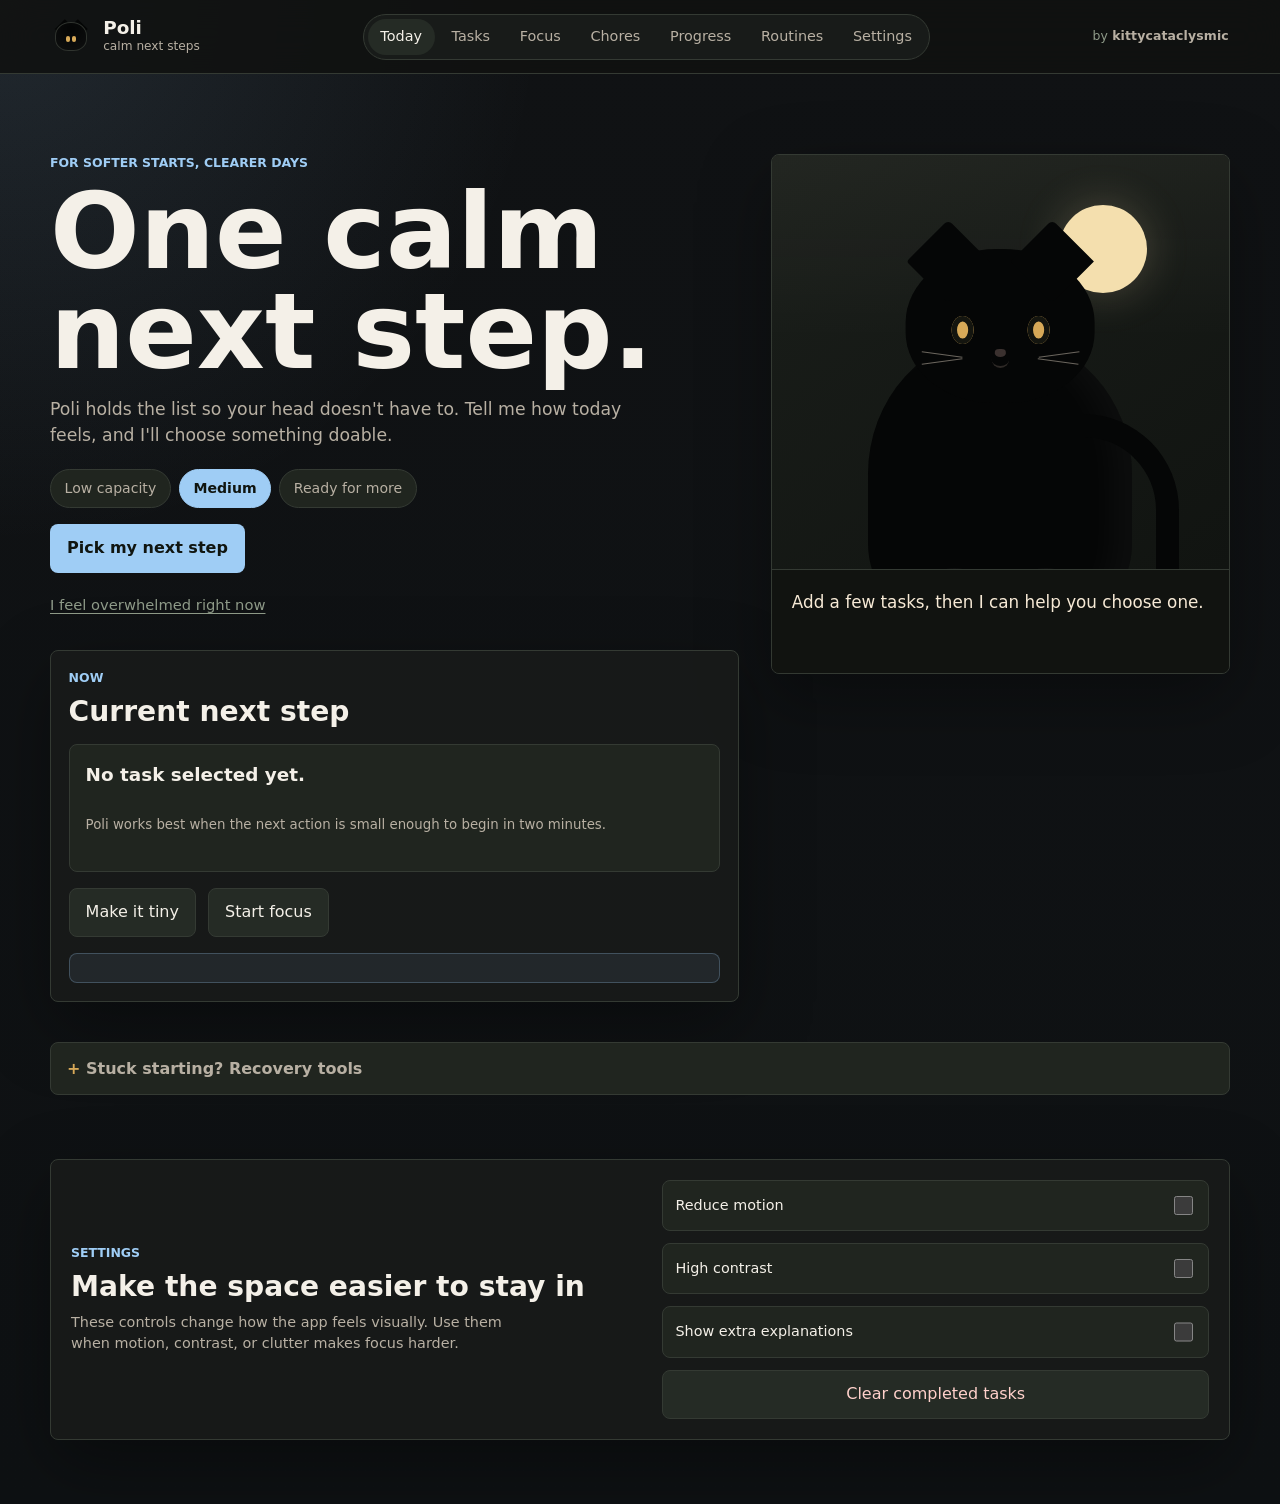
<file: index.html>
<!doctype html>
<html lang="en">
  <head>
    <meta charset="utf-8">
    <meta name="viewport" content="width=device-width, initial-scale=1">
    <meta name="description" content="Poli is a calm, sensory-friendly productivity app for autistic and ADHD adults.">
    <title>Poli | Calm Productivity</title>
    <link rel="stylesheet" href="styles.css">
  </head>
  <body>
    <div class="app-shell" data-theme="dim">
      <header class="topbar">
        <a class="brand" href="#" data-nav="today" aria-label="Poli home">
          <span class="cat-mark" aria-hidden="true">
            <span class="cat-ear left"></span>
            <span class="cat-ear right"></span>
            <span class="cat-face">
              <span class="cat-eye left"></span>
              <span class="cat-eye right"></span>
            </span>
          </span>
          <span>
            <strong>Poli</strong>
            <small>calm next steps</small>
          </span>
        </a>

        <nav class="section-tabs" aria-label="App sections">
          <a href="#" data-nav="today" class="active">Today</a>
          <a href="#" data-nav="tasks">Tasks</a>
          <a href="#" data-nav="focus">Focus</a>
          <a href="#" data-nav="chores">Chores</a>
          <a href="#" data-nav="progress">Progress</a>
          <a href="#" data-nav="routines">Routines</a>
          <a href="#" data-nav="settings">Settings</a>
        </nav>

        <a class="topbar-credit" href="https://poli-ausome.vercel.app/#" target="_blank" rel="noopener" aria-label="Poli by kittycataclysmic">
          by <strong>kittycataclysmic</strong>
        </a>
      </header>

      <main>
        <!-- ════════════ TODAY — single calm landing, one action ════════════ -->
        <section class="view hero active" id="view-today" data-view="today" aria-labelledby="hero-title">
          <div class="hero-copy">
            <p class="eyebrow">For softer starts, clearer days</p>
            <h1 id="hero-title">One calm next step.</h1>
            <p class="help-copy" id="todayHelp">
              Poli holds the list so your head doesn't have to. Tell me how today feels, and I'll choose
              something doable.
            </p>

            <div class="capacity-options" aria-label="Current capacity">
              <button type="button" data-capacity="low">Low capacity</button>
              <button type="button" data-capacity="medium" class="active">Medium</button>
              <button type="button" data-capacity="high">Ready for more</button>
            </div>

            <div class="hero-actions">
              <button class="primary-action" id="pickTaskButton" type="button">Pick my next step</button>
            </div>
            <button class="quiet-link" id="overwhelmButton" type="button">I feel overwhelmed right now</button>
          </div>

          <aside class="companion-panel" aria-label="Poli companion">
            <div class="cat-portrait" aria-hidden="true">
              <div class="moon"></div>
              <div class="cat-body">
                <div class="cat-head">
                  <span class="portrait-ear left"></span>
                  <span class="portrait-ear right"></span>
                  <span class="portrait-eye left"></span>
                  <span class="portrait-eye right"></span>
                  <span class="portrait-nose"></span>
                  <span class="portrait-mouth"></span>
                  <span class="whisker whisker-left-one"></span>
                  <span class="whisker whisker-left-two"></span>
                  <span class="whisker whisker-right-one"></span>
                  <span class="whisker whisker-right-two"></span>
                </div>
                <span class="cat-paw left"></span>
                <span class="cat-paw right"></span>
                <div class="cat-tail"></div>
              </div>
            </div>
            <div class="poli-note" id="poliNote" aria-live="polite">
              Add a few tasks, then I can help you choose one.
            </div>
          </aside>

          <!-- Now card sits right under the landing so the chosen step is the very next thing seen -->
          <div class="panel next-panel now-panel">
            <div class="panel-heading">
              <div>
                <p class="eyebrow">Now</p>
                <h2>Current next step</h2>
              </div>
            </div>
            <div class="next-card" id="nextCard">
              <p>No task selected yet.</p>
              <small>Poli works best when the next action is small enough to begin in two minutes.</small>
            </div>
            <div class="micro-actions">
              <button type="button" id="makeTinyButton">Make it tiny</button>
              <button type="button" id="startFocusButton" data-nav="focus">Start focus</button>
            </div>
            <div class="tiny-steps" id="tinySteps" hidden></div>
          </div>

          <details class="rescue-disclosure">
            <summary>Stuck starting? Recovery tools</summary>
            <div class="panel rescue-panel">
              <p class="section-help">For task paralysis, demand avoidance, or returning after distraction.</p>
              <div class="rescue-actions">
                <button type="button" id="twoMinuteButton">Give me a 2-minute start</button>
                <button type="button" id="bodyDoubleButton">Body-double script</button>
                <button type="button" id="breakButton">I need a reset break</button>
              </div>
              <div class="rescue-output" id="rescueOutput" aria-live="polite">
                Pick one when starting feels blocked.
              </div>
            </div>
          </details>
        </section>

        <!-- ════════════ TASKS — brain dump + list, on its own ════════════ -->
        <section class="view" id="view-tasks" data-view="tasks" aria-label="Tasks">
          <div class="panel task-panel">
            <div class="panel-heading">
              <div>
                <p class="eyebrow">Brain dump</p>
                <h2>Add what is taking up space</h2>
                <p class="section-help">Get thoughts out of your head and into one calm place. It does not need to be organized yet.</p>
              </div>
              <span class="task-count" id="taskCount">0 tasks</span>
            </div>

            <form class="task-form" id="taskForm">
              <label>
                Task
                <input id="taskTitle" type="text" maxlength="90" placeholder="Example: reply to invoice email" required>
              </label>
              <div class="form-row">
                <label>
                  Energy
                  <select id="taskEnergy">
                    <option value="low">Low</option>
                    <option value="medium" selected>Medium</option>
                    <option value="high">High</option>
                  </select>
                </label>
                <label>
                  Time
                  <select id="taskTime">
                    <option value="5">5 min</option>
                    <option value="10">10 min</option>
                    <option value="15" selected>15 min</option>
                    <option value="25">25 min</option>
                    <option value="45">45 min</option>
                  </select>
                </label>
              </div>
              <button class="primary-action full" type="submit">Add task</button>
            </form>

            <details class="capture-disclosure">
              <summary>Paste a whole brain dump instead</summary>
              <div class="capture-inline">
                <label>
                  Brain dump text
                  <textarea id="brainDumpText" rows="4" placeholder="Example:
reply to Mina
laundry
book dentist
clean kitchen counter"></textarea>
                </label>
                <button class="secondary-action full" id="compileDumpButton" type="button">Turn into tasks</button>
              </div>
            </details>

            <div class="filters" aria-label="Task filters">
              <button type="button" class="chip active" data-filter="all">All</button>
              <button type="button" class="chip" data-filter="low">Low energy</button>
              <button type="button" class="chip" data-filter="quick">Quick</button>
              <button type="button" class="chip" data-filter="done">Done</button>
            </div>

            <ul class="task-list" id="taskList" aria-live="polite"></ul>
          </div>
        </section>

        <!-- ════════════ FOCUS — timer alone ════════════ -->
        <section class="view" id="view-focus" data-view="focus" aria-label="Focus">
          <div class="panel focus-panel">
            <div class="panel-heading">
              <div>
                <p class="eyebrow">Focus</p>
                <h2>Gentle timer</h2>
                <p class="section-help">A small time container. Stop early, pause, or restart without losing progress.</p>
              </div>
              <button type="button" class="icon-button" id="resetTimerButton" aria-label="Reset timer">Reset</button>
            </div>
            <label>
              Focus intention
              <input id="focusIntent" type="text" maxlength="80" placeholder="Example: stay with one email">
            </label>
            <div class="timer-display" id="timerDisplay">05:00</div>
            <div class="timer-progress" aria-label="Timer progress">
              <span id="timerProgressFill"></span>
            </div>
            <div class="timer-options" aria-label="Timer length">
              <button type="button" data-minutes="5" class="active">5</button>
              <button type="button" data-minutes="10">10</button>
              <button type="button" data-minutes="15">15</button>
              <button type="button" data-minutes="25">25</button>
            </div>
            <button class="primary-action full" type="button" id="timerToggleButton">Start</button>
            <p class="gentle-copy">Stopping early still counts. The win is returning.</p>
          </div>
        </section>

        <!-- ════════════ CHORES — own view ════════════ -->
        <section class="view" id="view-chores" data-view="chores" aria-label="Chores">
          <div class="panel chores-panel">
            <div class="panel-heading">
              <div>
                <p class="eyebrow">Household chores</p>
                <h2>Room-by-room support</h2>
                <p class="section-help">Pick one room, then complete the smallest visible action first.</p>
              </div>
            </div>
            <div class="chore-tools">
              <button type="button" class="secondary-action" id="pickChoreButton">Pick a chore for me</button>
              <button type="button" class="secondary-action" id="resetChoresButton">Reset chores</button>
            </div>
            <div class="chore-list" id="choreList"></div>
          </div>
        </section>

        <!-- ════════════ PROGRESS — own view ════════════ -->
        <section class="view" id="view-progress" data-view="progress" aria-label="Progress">
          <div class="panel dashboard-panel">
            <div class="panel-heading">
              <div>
                <p class="eyebrow">Progress</p>
                <h2>Proof you are moving</h2>
                <p class="section-help">Not a scorecard. Evidence that starting, pausing, and returning all count.</p>
              </div>
            </div>
            <div class="progress-grid" id="progressGrid" aria-live="polite"></div>
            <div class="progress-bar" aria-label="Today's completion progress">
              <span id="progressBarFill"></span>
            </div>
            <p class="gentle-copy" id="progressMessage">Add a task or chore to begin tracking progress.</p>
          </div>
        </section>

        <!-- ════════════ ROUTINES — own view ════════════ -->
        <section class="view" id="view-routines" data-view="routines" aria-label="Routines">
          <div class="panel routine-panel">
            <div class="panel-heading">
              <div>
                <p class="eyebrow">Routines</p>
                <h2>Soft structure</h2>
                <p class="section-help">Short repeatable checklists for transitions, like starting work or resetting after overwhelm.</p>
              </div>
            </div>
            <div class="routine-list" id="routineList"></div>
          </div>
        </section>

        <!-- ════════════ SETTINGS — tucked away, last tab ════════════ -->
        <section class="view settings-band" id="view-settings" data-view="settings" aria-labelledby="settings-title">
          <div>
            <p class="eyebrow">Settings</p>
            <h2 id="settings-title">Make the space easier to stay in</h2>
            <p class="section-help">
              These controls change how the app feels visually. Use them when motion, contrast, or clutter
              makes focus harder.
            </p>
          </div>
          <div class="settings-grid">
            <label class="toggle-row">
              <span>Reduce motion</span>
              <input id="motionToggle" type="checkbox">
            </label>
            <label class="toggle-row">
              <span>High contrast</span>
              <input id="contrastToggle" type="checkbox">
            </label>
            <label class="toggle-row">
              <span>Show extra explanations</span>
              <input id="helpToggle" type="checkbox">
            </label>
            <button class="danger-action" id="clearDoneButton" type="button">Clear completed tasks</button>
          </div>
        </section>
      </main>
    </div>

    <script src="app.js"></script>
  </body>
</html>
</file>
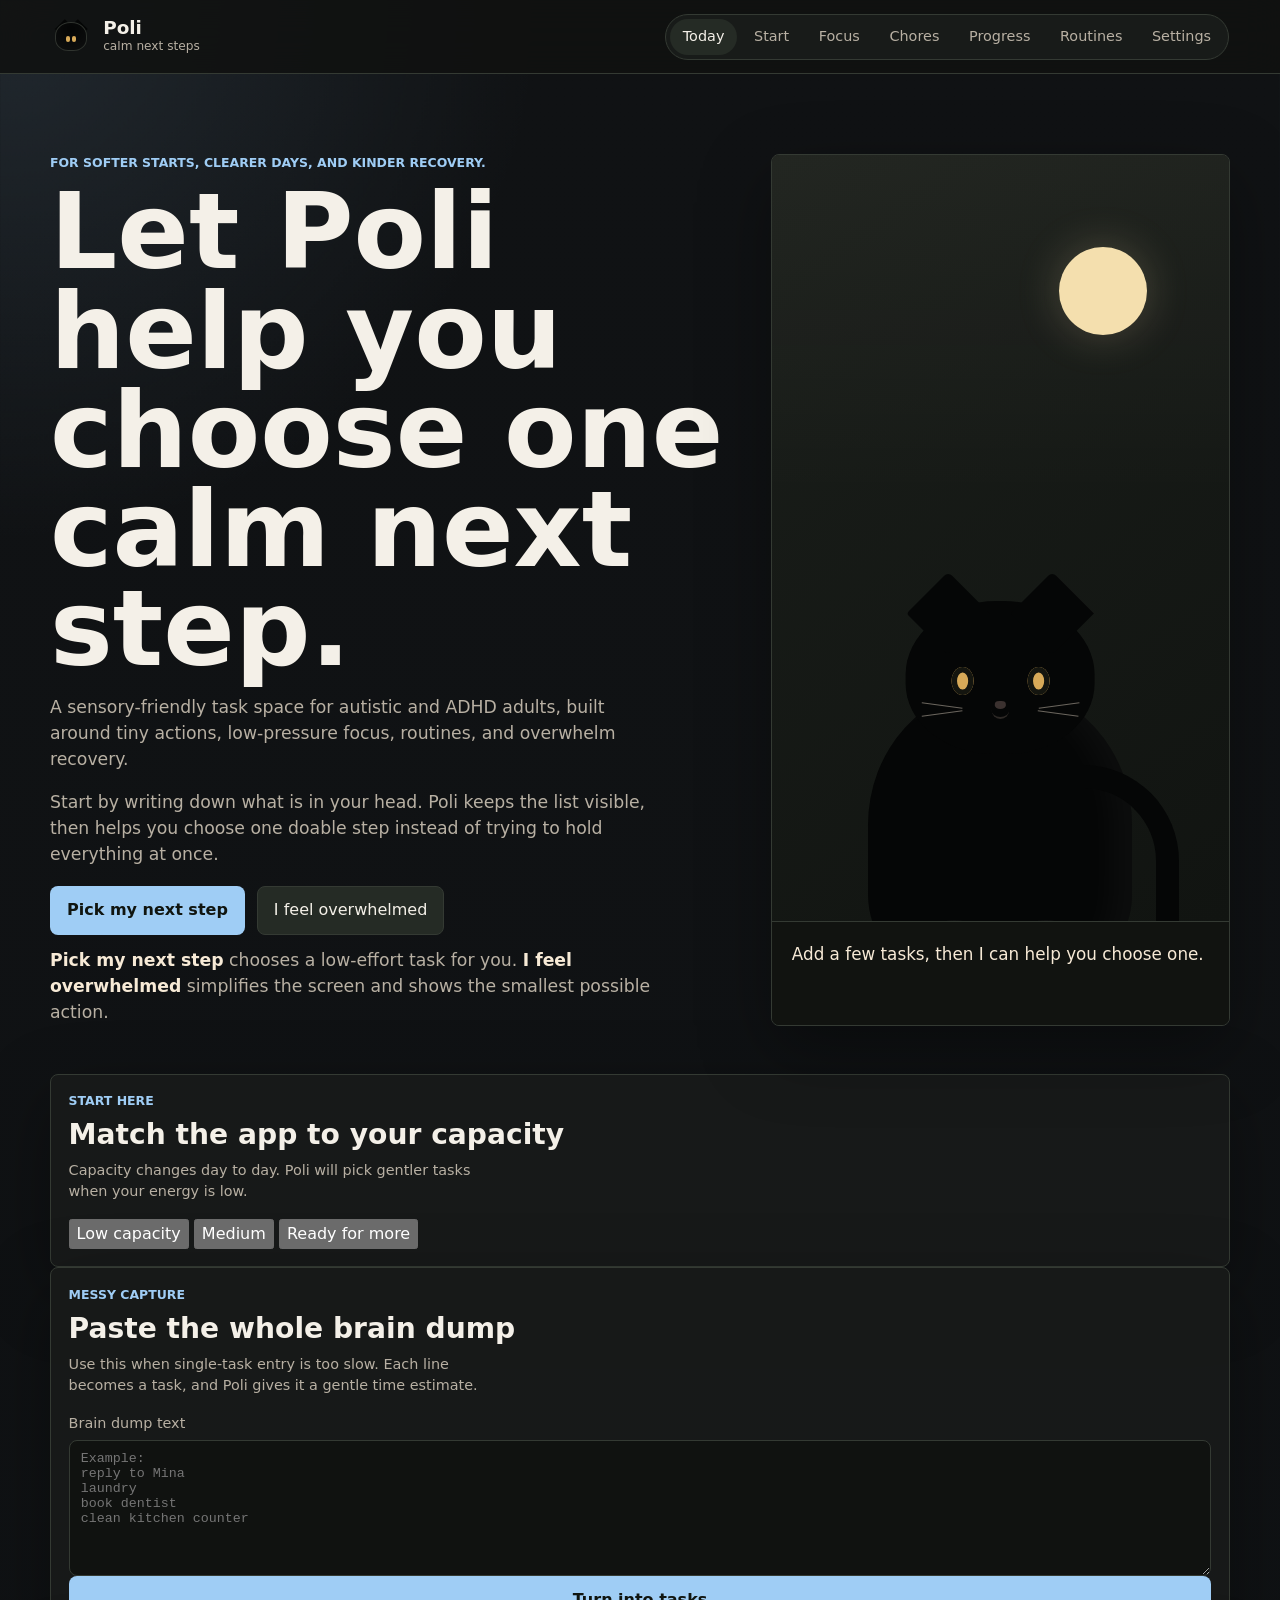
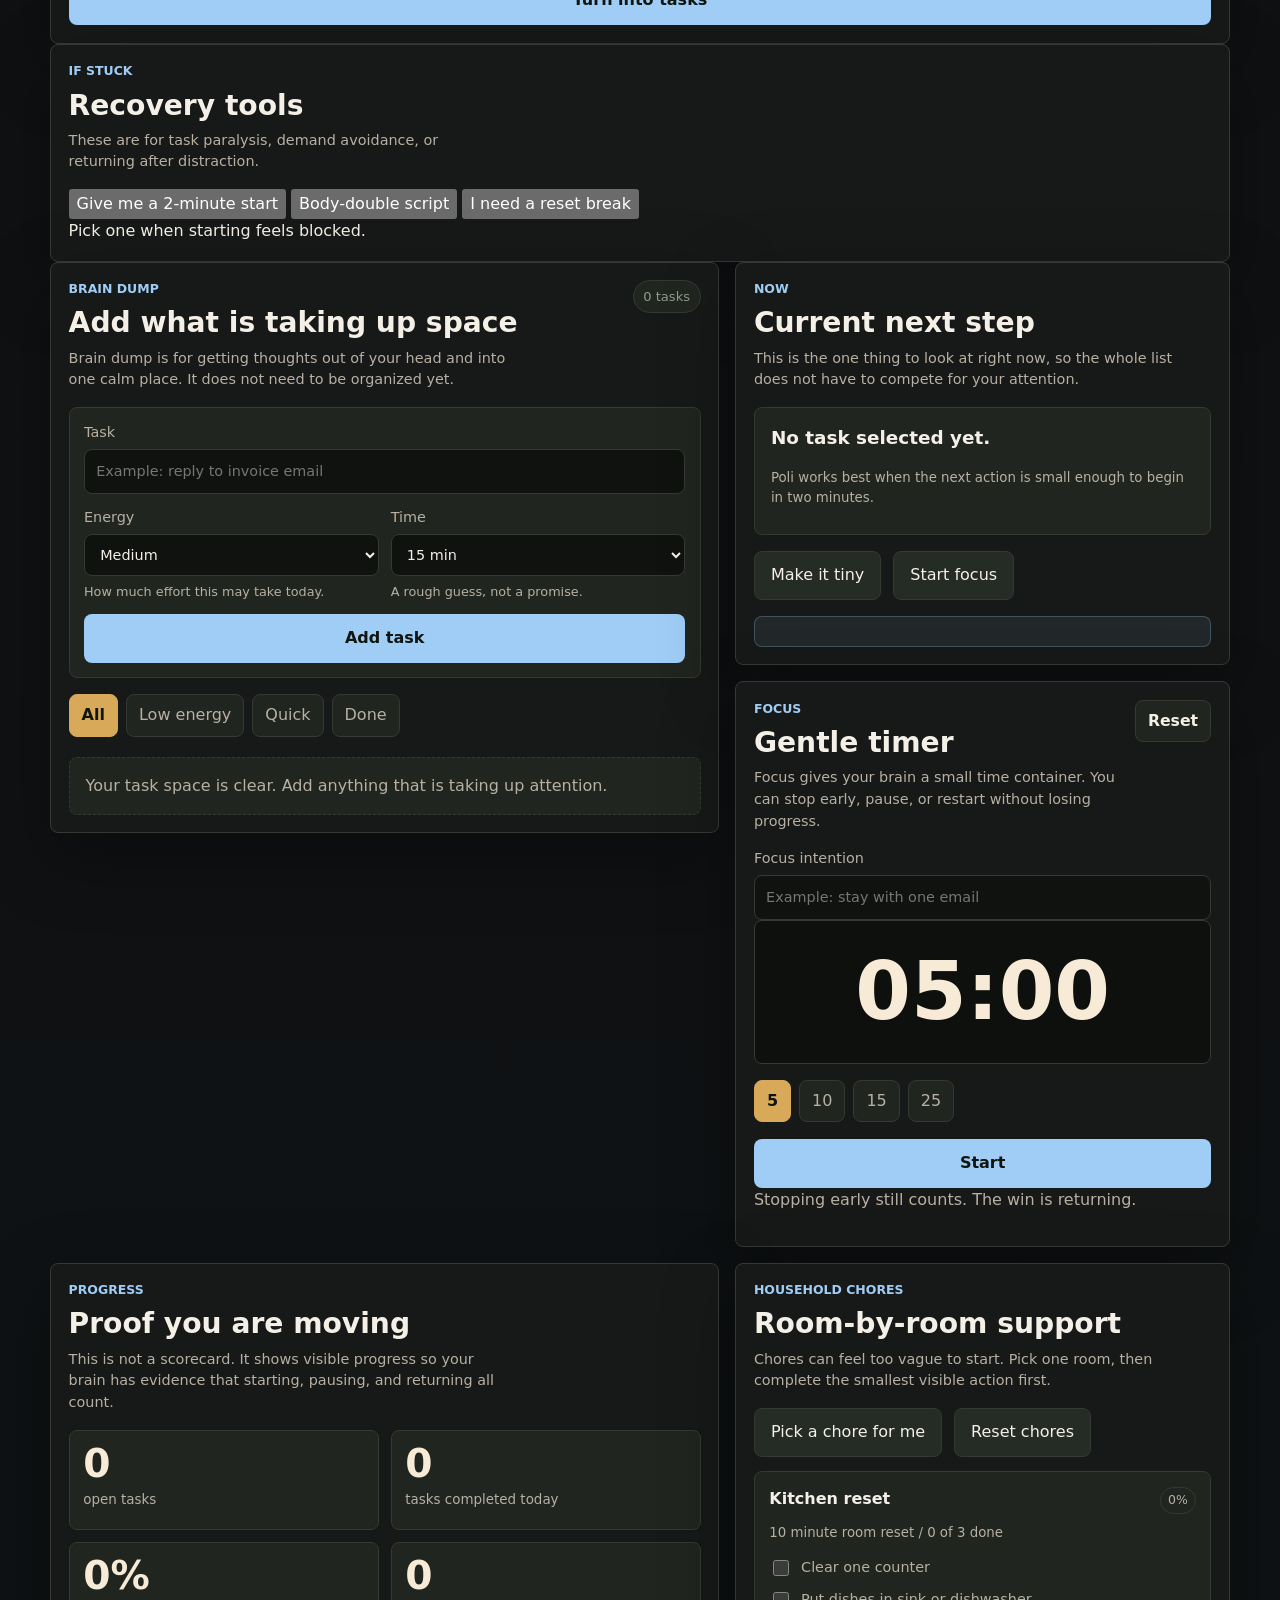
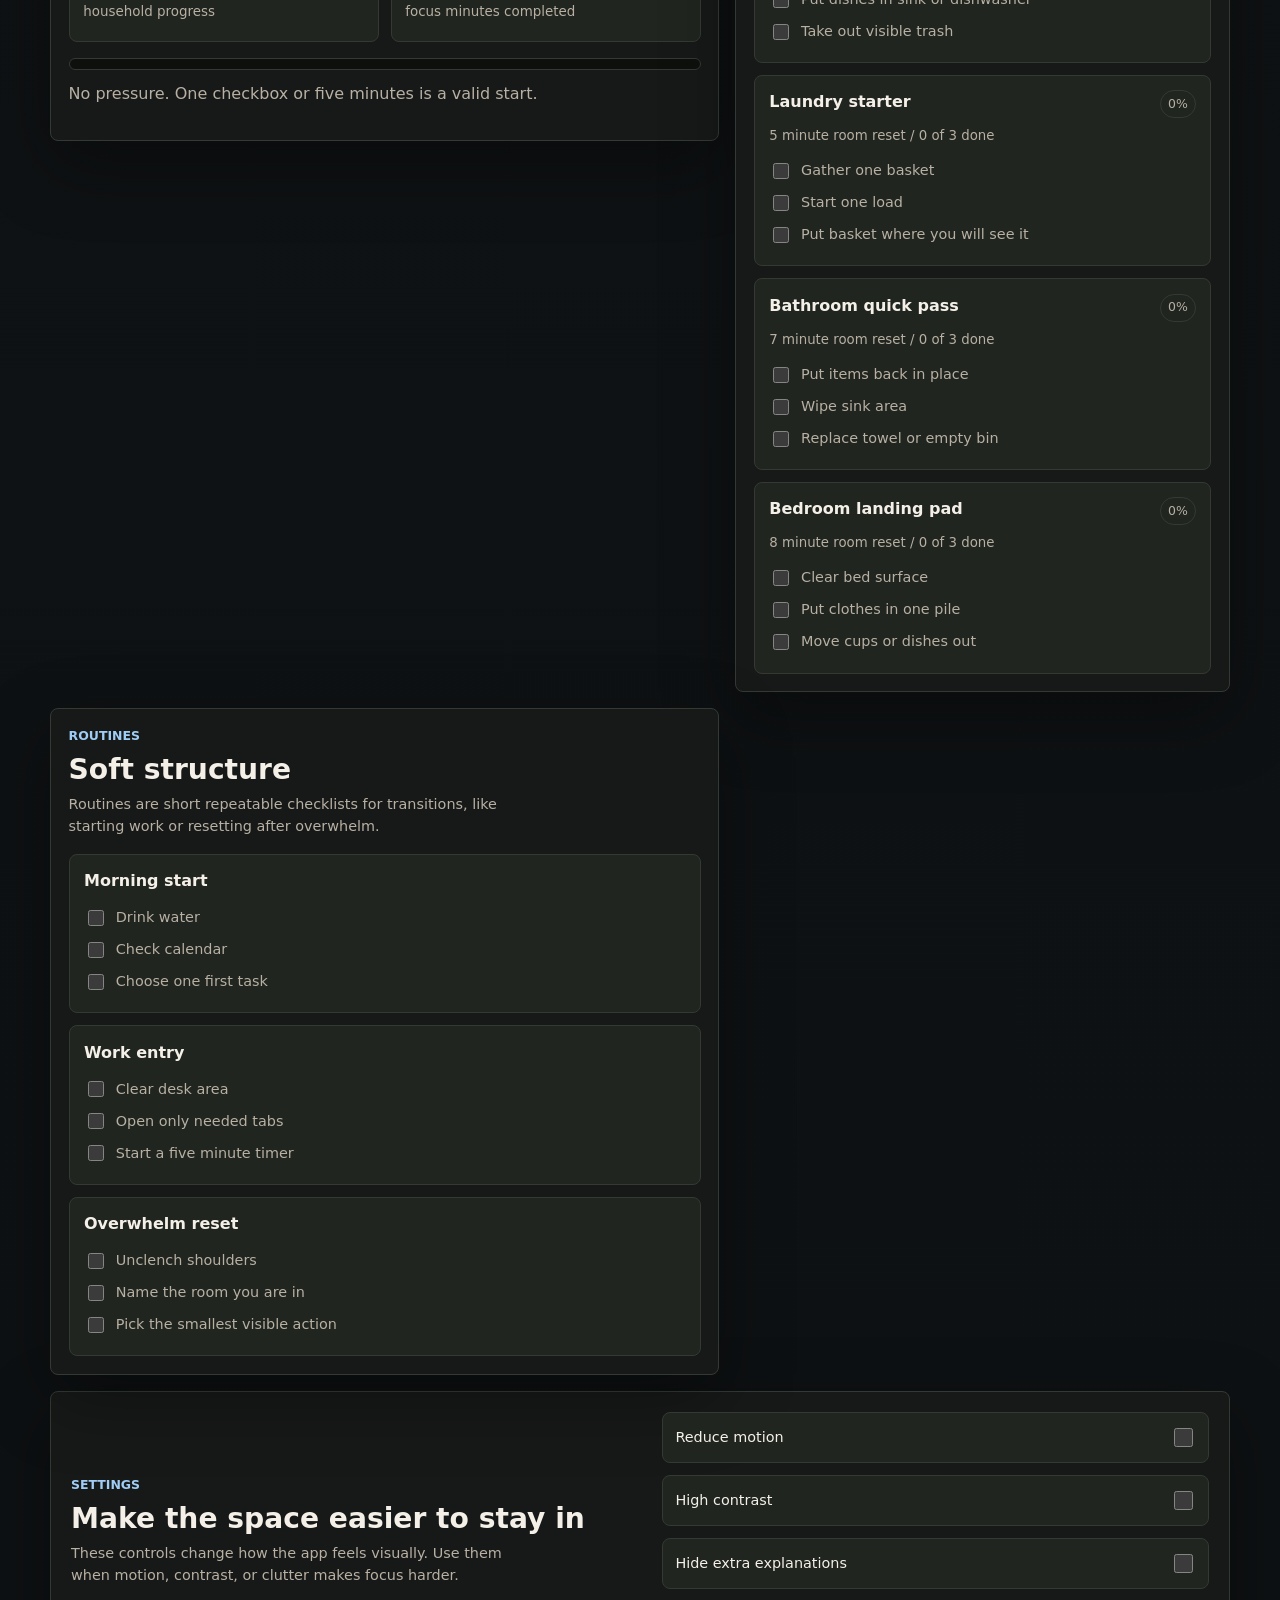
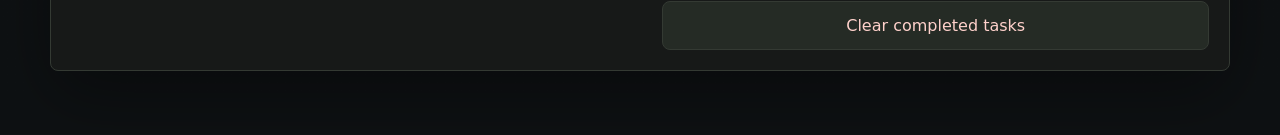
<file: outputs/poli-app/index.html>
<!doctype html>
<html lang="en">
  <head>
    <meta charset="utf-8">
    <meta name="viewport" content="width=device-width, initial-scale=1">
    <meta name="description" content="Poli is a calm, sensory-friendly productivity app for autistic and ADHD adults.">
    <title>Poli | Calm Productivity</title>
    <link rel="stylesheet" href="styles.css">
  </head>
  <body>
    <div class="app-shell" data-theme="dim">
      <header class="topbar">
        <a class="brand" href="#today" aria-label="Poli home">
          <span class="cat-mark" aria-hidden="true">
            <span class="cat-ear left"></span>
            <span class="cat-ear right"></span>
            <span class="cat-face">
              <span class="cat-eye left"></span>
              <span class="cat-eye right"></span>
            </span>
          </span>
          <span>
            <strong>Poli</strong>
            <small>calm next steps</small>
          </span>
        </a>

        <nav class="section-tabs" aria-label="App sections">
          <a href="#today" class="active">Today</a>
          <a href="#start">Start</a>
          <a href="#focus">Focus</a>
          <a href="#chores">Chores</a>
          <a href="#dashboard">Progress</a>
          <a href="#routines">Routines</a>
          <a href="#settings">Settings</a>
        </nav>
      </header>

      <main>
        <section class="hero" id="today" aria-labelledby="hero-title">
          <div class="hero-copy">
            <p class="eyebrow">For softer starts, clearer days, and kinder recovery.</p>
            <h1 id="hero-title">Let Poli help you choose one calm next step.</h1>
            <p>
              A sensory-friendly task space for autistic and ADHD adults, built around tiny actions,
              low-pressure focus, routines, and overwhelm recovery.
            </p>
            <p class="help-copy">
              Start by writing down what is in your head. Poli keeps the list visible, then helps you
              choose one doable step instead of trying to hold everything at once.
            </p>
            <div class="hero-actions">
              <button class="primary-action" id="pickTaskButton" type="button">Pick my next step</button>
              <button class="secondary-action" id="overwhelmButton" type="button">I feel overwhelmed</button>
            </div>
            <p class="button-help">
              <strong>Pick my next step</strong> chooses a low-effort task for you. <strong>I feel overwhelmed</strong>
              simplifies the screen and shows the smallest possible action.
            </p>
          </div>

          <aside class="companion-panel" aria-label="Poli companion">
            <div class="cat-portrait" aria-hidden="true">
              <div class="moon"></div>
              <div class="cat-body">
                <div class="cat-head">
                  <span class="portrait-ear left"></span>
                  <span class="portrait-ear right"></span>
                  <span class="portrait-eye left"></span>
                  <span class="portrait-eye right"></span>
                  <span class="portrait-nose"></span>
                  <span class="portrait-mouth"></span>
                  <span class="whisker whisker-left-one"></span>
                  <span class="whisker whisker-left-two"></span>
                  <span class="whisker whisker-right-one"></span>
                  <span class="whisker whisker-right-two"></span>
                </div>
                <span class="cat-paw left"></span>
                <span class="cat-paw right"></span>
                <div class="cat-tail"></div>
              </div>
            </div>
            <div class="poli-note" id="poliNote" aria-live="polite">
              Add a few tasks, then I can help you choose one.
            </div>
          </aside>
        </section>

        <section class="launch-pad" id="start" aria-label="Start support">
          <div class="panel checkin-panel">
            <div class="panel-heading">
              <div>
                <p class="eyebrow">Start here</p>
                <h2>Match the app to your capacity</h2>
                <p class="section-help">
                  Capacity changes day to day. Poli will pick gentler tasks when your energy is low.
                </p>
              </div>
            </div>
            <div class="capacity-options" aria-label="Current capacity">
              <button type="button" data-capacity="low">Low capacity</button>
              <button type="button" data-capacity="medium" class="active">Medium</button>
              <button type="button" data-capacity="high">Ready for more</button>
            </div>
          </div>

          <div class="panel capture-panel">
            <div class="panel-heading">
              <div>
                <p class="eyebrow">Messy capture</p>
                <h2>Paste the whole brain dump</h2>
                <p class="section-help">
                  Use this when single-task entry is too slow. Each line becomes a task, and Poli gives it
                  a gentle time estimate.
                </p>
              </div>
            </div>
            <label>
              Brain dump text
              <textarea id="brainDumpText" rows="5" placeholder="Example:
reply to Mina
laundry
book dentist
clean kitchen counter"></textarea>
            </label>
            <button class="primary-action full" id="compileDumpButton" type="button">Turn into tasks</button>
          </div>

          <div class="panel rescue-panel">
            <div class="panel-heading">
              <div>
                <p class="eyebrow">If stuck</p>
                <h2>Recovery tools</h2>
                <p class="section-help">
                  These are for task paralysis, demand avoidance, or returning after distraction.
                </p>
              </div>
            </div>
            <div class="rescue-actions">
              <button type="button" id="twoMinuteButton">Give me a 2-minute start</button>
              <button type="button" id="bodyDoubleButton">Body-double script</button>
              <button type="button" id="breakButton">I need a reset break</button>
            </div>
            <div class="rescue-output" id="rescueOutput" aria-live="polite">
              Pick one when starting feels blocked.
            </div>
          </div>
        </section>

        <section class="workspace-grid" aria-label="Productivity workspace">
          <div class="panel task-panel">
            <div class="panel-heading">
              <div>
                <p class="eyebrow">Brain dump</p>
                <h2>Add what is taking up space</h2>
                <p class="section-help">
                  Brain dump is for getting thoughts out of your head and into one calm place. It does
                  not need to be organized yet.
                </p>
              </div>
              <span class="task-count" id="taskCount">0 tasks</span>
            </div>

            <form class="task-form" id="taskForm">
              <label>
                Task
                <input id="taskTitle" type="text" maxlength="90" placeholder="Example: reply to invoice email" required>
              </label>
              <div class="form-row">
                <label>
                  Energy
                  <select id="taskEnergy">
                    <option value="low">Low</option>
                    <option value="medium" selected>Medium</option>
                    <option value="high">High</option>
                  </select>
                  <span class="field-help">How much effort this may take today.</span>
                </label>
                <label>
                  Time
                  <select id="taskTime">
                    <option value="5">5 min</option>
                    <option value="10">10 min</option>
                    <option value="15" selected>15 min</option>
                    <option value="25">25 min</option>
                    <option value="45">45 min</option>
                  </select>
                  <span class="field-help">A rough guess, not a promise.</span>
                </label>
              </div>
              <button class="primary-action full" type="submit">Add task</button>
            </form>

            <div class="filters" aria-label="Task filters">
              <button type="button" class="chip active" data-filter="all">All</button>
              <button type="button" class="chip" data-filter="low">Low energy</button>
              <button type="button" class="chip" data-filter="quick">Quick</button>
              <button type="button" class="chip" data-filter="done">Done</button>
            </div>

            <ul class="task-list" id="taskList" aria-live="polite"></ul>
          </div>

          <div class="panel next-panel">
            <div class="panel-heading">
              <div>
                <p class="eyebrow">Now</p>
                <h2>Current next step</h2>
                <p class="section-help">
                  This is the one thing to look at right now, so the whole list does not have to compete
                  for your attention.
                </p>
              </div>
            </div>
            <div class="next-card" id="nextCard">
              <p>No task selected yet.</p>
              <small>Poli works best when the next action is small enough to begin in two minutes.</small>
            </div>
            <div class="micro-actions">
              <button type="button" id="makeTinyButton">Make it tiny</button>
              <button type="button" id="startFocusButton">Start focus</button>
            </div>
            <div class="tiny-steps" id="tinySteps" hidden></div>
          </div>

          <div class="panel focus-panel" id="focus">
            <div class="panel-heading">
              <div>
                <p class="eyebrow">Focus</p>
                <h2>Gentle timer</h2>
                <p class="section-help">
                  Focus gives your brain a small time container. You can stop early, pause, or restart
                  without losing progress.
                </p>
              </div>
              <button type="button" class="icon-button" id="resetTimerButton" aria-label="Reset timer">Reset</button>
            </div>
            <label>
              Focus intention
              <input id="focusIntent" type="text" maxlength="80" placeholder="Example: stay with one email">
            </label>
            <div class="timer-display" id="timerDisplay">05:00</div>
            <div class="timer-progress" aria-label="Timer progress">
              <span id="timerProgressFill"></span>
            </div>
            <div class="timer-options" aria-label="Timer length">
              <button type="button" data-minutes="5" class="active">5</button>
              <button type="button" data-minutes="10">10</button>
              <button type="button" data-minutes="15">15</button>
              <button type="button" data-minutes="25">25</button>
            </div>
            <button class="primary-action full" type="button" id="timerToggleButton">Start</button>
            <p class="gentle-copy">Stopping early still counts. The win is returning.</p>
          </div>

          <div class="panel dashboard-panel" id="dashboard">
            <div class="panel-heading">
              <div>
                <p class="eyebrow">Progress</p>
                <h2>Proof you are moving</h2>
                <p class="section-help">
                  This is not a scorecard. It shows visible progress so your brain has evidence that
                  starting, pausing, and returning all count.
                </p>
              </div>
            </div>
            <div class="progress-grid" id="progressGrid" aria-live="polite"></div>
            <div class="progress-bar" aria-label="Today's completion progress">
              <span id="progressBarFill"></span>
            </div>
            <p class="gentle-copy" id="progressMessage">Add a task or chore to begin tracking progress.</p>
          </div>

          <div class="panel chores-panel" id="chores">
            <div class="panel-heading">
              <div>
                <p class="eyebrow">Household chores</p>
                <h2>Room-by-room support</h2>
                <p class="section-help">
                  Chores can feel too vague to start. Pick one room, then complete the smallest visible
                  action first.
                </p>
              </div>
            </div>
            <div class="chore-tools">
              <button type="button" class="secondary-action" id="pickChoreButton">Pick a chore for me</button>
              <button type="button" class="secondary-action" id="resetChoresButton">Reset chores</button>
            </div>
            <div class="chore-list" id="choreList"></div>
          </div>

          <div class="panel routine-panel" id="routines">
            <div class="panel-heading">
              <div>
                <p class="eyebrow">Routines</p>
                <h2>Soft structure</h2>
                <p class="section-help">
                  Routines are short repeatable checklists for transitions, like starting work or resetting
                  after overwhelm.
                </p>
              </div>
            </div>
            <div class="routine-list" id="routineList"></div>
          </div>
        </section>

        <section class="settings-band" id="settings" aria-labelledby="settings-title">
          <div>
            <p class="eyebrow">Settings</p>
            <h2 id="settings-title">Make the space easier to stay in</h2>
            <p class="section-help">
              These controls change how the app feels visually. Use them when motion, contrast, or clutter
              makes focus harder.
            </p>
          </div>
          <div class="settings-grid">
            <label class="toggle-row">
              <span>Reduce motion</span>
              <input id="motionToggle" type="checkbox">
            </label>
            <label class="toggle-row">
              <span>High contrast</span>
              <input id="contrastToggle" type="checkbox">
            </label>
            <label class="toggle-row">
              <span>Hide extra explanations</span>
              <input id="helpToggle" type="checkbox">
            </label>
            <button class="danger-action" id="clearDoneButton" type="button">Clear completed tasks</button>
          </div>
        </section>
      </main>
    </div>

    <script src="app.js"></script>
  </body>
</html>
</file>
<file: styles.css>
:root {
  color-scheme: dark;
  --bg: #101211;
  --surface: #181b19;
  --surface-soft: #20251f;
  --surface-lift: #252b25;
  --text: #f4f0e8;
  --muted: #b8b0a3;
  --quiet: #8f9b89;
  --line: #343a33;
  --cat: #050606;
  --cream: #f7ead6;
  --sage: #9fcdf5;
  --sage-dark: #5c8fbd;
  --amber: #d7a958;
  --rose: #bd7c76;
  --shadow: 0 24px 70px rgba(0, 0, 0, .34);
  --radius: 8px;
  --focus: 0 0 0 3px rgba(215, 169, 88, .36);
}

* {
  box-sizing: border-box;
}

html {
  scroll-behavior: smooth;
}

body {
  margin: 0;
  min-width: 320px;
  background: var(--bg);
  color: var(--text);
  font-family: Inter, ui-sans-serif, system-ui, -apple-system, BlinkMacSystemFont, "Segoe UI", sans-serif;
  line-height: 1.5;
}

button,
input,
select {
  font: inherit;
}

button {
  cursor: pointer;
}

a {
  color: inherit;
  text-decoration: none;
}

.app-shell {
  min-height: 100vh;
  background:
    radial-gradient(circle at top left, rgba(159, 205, 245, .12), transparent 34rem),
    linear-gradient(180deg, #101214 0%, #0e1113 100%);
}

.app-shell.high-contrast {
  --bg: #000;
  --surface: #101010;
  --surface-soft: #171717;
  --surface-lift: #222;
  --text: #fff;
  --muted: #e1e1e1;
  --quiet: #d2d2d2;
  --line: #666;
  --sage: #bde5ff;
  --amber: #ffd36e;
}

.topbar {
  position: sticky;
  top: 0;
  z-index: 10;
  display: flex;
  align-items: center;
  justify-content: space-between;
  gap: 1rem;
  padding: .85rem clamp(1rem, 4vw, 3.5rem);
  background: rgba(16, 18, 17, .88);
  border-bottom: 1px solid var(--line);
  backdrop-filter: blur(18px);
}

.brand {
  display: inline-flex;
  align-items: center;
  gap: .75rem;
  min-width: max-content;
}

.brand strong {
  display: block;
  font-size: 1.15rem;
  line-height: 1.05;
}

.brand small {
  display: block;
  color: var(--muted);
  font-size: .76rem;
}

.cat-mark {
  position: relative;
  display: inline-grid;
  place-items: center;
  width: 2.5rem;
  height: 2.5rem;
}

.cat-face {
  position: relative;
  z-index: 1;
  width: 2rem;
  height: 1.8rem;
  border-radius: 48% 48% 42% 42%;
  background: var(--cat);
  border: 1px solid #30342f;
  box-shadow: inset 0 -8px 16px rgba(255, 255, 255, .04);
}

.cat-ear,
.portrait-ear {
  position: absolute;
  background: var(--cat);
  transform: rotate(45deg);
}

.cat-ear {
  top: .32rem;
  width: .85rem;
  height: .85rem;
}

.cat-ear.left {
  left: .4rem;
}

.cat-ear.right {
  right: .4rem;
}

.cat-eye {
  position: absolute;
  top: .78rem;
  width: .25rem;
  height: .38rem;
  border-radius: 99px;
  background: var(--amber);
}

.cat-eye.left {
  left: .62rem;
}

.cat-eye.right {
  right: .62rem;
}

.topbar-credit {
  flex-shrink: 0;
  min-width: max-content;
  font-size: .78rem;
  color: var(--quiet);
  letter-spacing: .01em;
}

.topbar-credit strong {
  color: var(--muted);
  font-weight: 700;
}

.topbar-credit:hover { color: var(--text); }
.topbar-credit:hover strong { color: var(--cream); }

.section-tabs {
  display: flex;
  gap: .25rem;
  padding: .25rem;
  background: var(--surface);
  border: 1px solid var(--line);
  border-radius: 999px;
  overflow-x: auto;
}

.section-tabs a {
  flex: 0 0 auto;
  padding: .45rem .8rem;
  border-radius: 999px;
  color: var(--muted);
  font-size: .9rem;
}

.section-tabs a.active,
.section-tabs a:hover {
  background: var(--surface-lift);
  color: var(--text);
}

/* ── View routing — only one section visible at a time ── */
.view {
  display: none;
}

/* Use revert so each view uses its own declared display type.
   The hero needs grid; panels need block; settings-band needs grid.
   revert hands control back to the element's own rules. */
.view.active {
  display: revert;
  animation: view-in .22s ease;
}

/* Explicit fallback for browsers with weak revert support */
.hero.active          { display: grid; }
.settings-band.active { display: grid; }

@keyframes view-in {
  from { opacity: 0; transform: translateY(6px); }
  to   { opacity: 1; transform: translateY(0); }
}

.reduced-motion .view.active {
  animation: none;
}

main {
  width: min(1180px, calc(100% - 2rem));
  margin: 0 auto;
  padding: 2rem 0 4rem;
}

.hero {
  display: grid;
  grid-template-columns: minmax(0, 1.2fr) minmax(280px, .8fr);
  grid-template-areas:
    "copy companion"
    "now  companion"
    "rescue rescue";
  gap: clamp(1rem, 3vw, 2rem);
  align-items: start;
  padding: clamp(1.25rem, 4vw, 3rem) 0;
}

.hero-copy { grid-area: copy; }
.companion-panel { grid-area: companion; }
.now-panel { grid-area: now; margin-top: -0.25rem; }
.rescue-disclosure { grid-area: rescue; }

.hero-copy {
  display: flex;
  flex-direction: column;
  justify-content: center;
  max-width: 720px;
}

.quiet-link {
  align-self: flex-start;
  margin-top: .9rem;
  padding: .4rem 0;
  color: var(--quiet);
  background: none;
  border: none;
  font-size: .92rem;
  text-decoration: underline;
  text-underline-offset: 3px;
  min-height: 0;
}

.quiet-link:hover {
  color: var(--text);
}

.capacity-options {
  display: flex;
  flex-wrap: wrap;
  gap: .5rem;
  margin-top: 1.1rem;
}

.capacity-options button {
  padding: .5rem .85rem;
  color: var(--muted);
  background: var(--surface-soft);
  border: 1px solid var(--line);
  border-radius: 999px;
  font-size: .88rem;
}

.capacity-options button.active {
  color: #101510;
  background: var(--sage);
  border-color: var(--sage);
  font-weight: 800;
}

/* Recovery tools — collapsed by default, opens on demand */
.rescue-disclosure {
  margin-top: .5rem;
}

.rescue-disclosure summary {
  padding: .85rem 1rem;
  color: var(--muted);
  background: var(--surface-soft);
  border: 1px solid var(--line);
  border-radius: var(--radius);
  font-weight: 700;
  cursor: pointer;
  list-style: none;
}

.rescue-disclosure summary::-webkit-details-marker {
  display: none;
}

.rescue-disclosure summary::before {
  content: "+ ";
  color: var(--amber);
}

.rescue-disclosure[open] summary::before {
  content: "– ";
}

.rescue-disclosure[open] summary {
  border-radius: var(--radius) var(--radius) 0 0;
  border-bottom-color: transparent;
}

.rescue-disclosure .rescue-panel {
  border-radius: 0 0 var(--radius) var(--radius);
  box-shadow: none;
}

/* Brain-dump paste — collapsed inside the Tasks view */
.capture-disclosure {
  margin: 0 0 1rem;
}

.capture-disclosure summary {
  padding: .6rem .1rem;
  color: var(--sage);
  background: none;
  border: none;
  font-weight: 700;
  font-size: .9rem;
  cursor: pointer;
  list-style: none;
}

.capture-disclosure summary::-webkit-details-marker {
  display: none;
}

.capture-disclosure summary::before {
  content: "+ ";
}

.capture-disclosure[open] summary::before {
  content: "– ";
}

.capture-inline {
  display: grid;
  gap: .7rem;
  padding: .9rem;
  margin-bottom: .25rem;
  background: var(--surface-soft);
  border: 1px solid var(--line);
  border-radius: var(--radius);
}

.eyebrow {
  margin: 0 0 .6rem;
  color: var(--sage);
  font-size: .78rem;
  font-weight: 800;
  letter-spacing: 0;
  text-transform: uppercase;
}

h1,
h2,
p {
  margin-top: 0;
}

h1 {
  max-width: 12ch;
  margin-bottom: 1rem;
  font-size: clamp(3rem, 9vw, 6.6rem);
  line-height: .94;
  letter-spacing: 0;
}

h2 {
  margin-bottom: 0;
  font-size: clamp(1.35rem, 2.2vw, 2rem);
  line-height: 1.08;
  letter-spacing: 0;
}

.hero-copy > p:not(.eyebrow) {
  max-width: 56ch;
  color: var(--muted);
  font-size: 1.08rem;
}

.help-copy,
.button-help,
.section-help,
.field-help {
  color: var(--muted);
}

/* Extra explanations are tucked away by default — reduces wall-of-text density.
   Toggling "Show extra explanations" in Settings reveals them. */
.section-help,
.field-help,
.button-help {
  display: none;
}

.show-help .section-help,
.show-help .field-help,
.show-help .button-help {
  display: block;
}

/* Settings explains its own toggles — keep that one visible regardless */
.settings-band .section-help {
  display: block;
}

.help-copy {
  max-width: 58ch;
  margin-bottom: .15rem;
  font-size: .98rem;
}

.button-help {
  max-width: 56ch;
  margin: .8rem 0 0;
  font-size: .9rem;
}

.button-help strong {
  color: var(--cream);
}

.section-help {
  max-width: 48ch;
  margin: .55rem 0 0;
  font-size: .9rem;
}

.field-help {
  display: block;
  font-size: .8rem;
}

.hero-actions,
.micro-actions {
  display: flex;
  flex-wrap: wrap;
  gap: .75rem;
  margin-top: 1rem;
}

.primary-action,
.secondary-action,
.danger-action,
.micro-actions button,
.chip,
.timer-options button,
.icon-button {
  min-height: 2.65rem;
  border: 1px solid transparent;
  border-radius: var(--radius);
  transition: transform .18s ease, border-color .18s ease, background .18s ease;
}

.primary-action {
  padding: .72rem 1rem;
  background: var(--sage);
  color: #101510;
  font-weight: 800;
}

.secondary-action,
.micro-actions button,
.danger-action {
  padding: .72rem 1rem;
  background: var(--surface-lift);
  color: var(--text);
  border-color: var(--line);
}

.danger-action {
  color: #ffd1cb;
}

.full {
  width: 100%;
}

button:hover {
  transform: translateY(-1px);
}

button:focus-visible,
input:focus-visible,
select:focus-visible,
a:focus-visible {
  outline: none;
  box-shadow: var(--focus);
}

.companion-panel,
.panel,
.settings-band {
  background: color-mix(in srgb, var(--surface) 92%, transparent);
  border: 1px solid var(--line);
  border-radius: var(--radius);
  box-shadow: var(--shadow);
}

.companion-panel {
  display: flex;
  flex-direction: column;
  justify-content: end;
  min-height: 520px;
  overflow: hidden;
}

.cat-portrait {
  position: relative;
  flex: 1;
  min-height: 370px;
  overflow: hidden;
  background:
    linear-gradient(180deg, rgba(247, 234, 214, .04), transparent 45%),
    linear-gradient(145deg, #1a1e1a, #111411);
}

.moon {
  position: absolute;
  top: 12%;
  right: 18%;
  width: 5.5rem;
  aspect-ratio: 1;
  border-radius: 50%;
  background: #f4dfae;
  box-shadow: 0 0 44px rgba(244, 223, 174, .22);
}

.cat-body {
  position: absolute;
  left: 50%;
  bottom: -3.4rem;
  width: min(16.5rem, 66%);
  height: 18rem;
  transform: translateX(-50%);
  border-radius: 48% 48% 28% 28%;
  background: #050606;
  box-shadow: inset -20px 0 34px rgba(255, 255, 255, .035);
}

.cat-head {
  position: absolute;
  left: 50%;
  top: -5.4rem;
  width: 11.8rem;
  height: 9.6rem;
  transform: translateX(-50%);
  border-radius: 48% 48% 46% 46%;
  background: #050606;
}

.portrait-ear {
  top: -1.05rem;
  width: 3.7rem;
  height: 3.7rem;
  border-radius: .35rem 0 .35rem .2rem;
}

.portrait-ear.left {
  left: .8rem;
}

.portrait-ear.right {
  right: .8rem;
}

.portrait-eye {
  position: absolute;
  top: 4.15rem;
  width: 1.35rem;
  height: 1.75rem;
  border-radius: 50%;
  background: var(--amber);
  box-shadow: inset 0 0 0 .34rem #14150f;
}

.portrait-eye.left {
  left: 2.85rem;
}

.portrait-eye.right {
  right: 2.85rem;
}

.portrait-nose {
  position: absolute;
  left: 50%;
  top: 6.25rem;
  width: .72rem;
  height: .5rem;
  transform: translateX(-50%);
  border-radius: 55% 55% 70% 70%;
  background: #3b312f;
}

.portrait-mouth {
  position: absolute;
  left: 50%;
  top: 6.85rem;
  width: 1.15rem;
  height: .58rem;
  transform: translateX(-50%);
  border-bottom: 2px solid #2e2926;
  border-radius: 0 0 999px 999px;
}

.whisker {
  position: absolute;
  top: 6.55rem;
  width: 2.55rem;
  height: 1px;
  background: rgba(247, 234, 214, .42);
}

.whisker-left-one {
  left: .95rem;
  transform: rotate(8deg);
}

.whisker-left-two {
  left: 1rem;
  top: 7.02rem;
  transform: rotate(-8deg);
}

.whisker-right-one {
  right: .95rem;
  transform: rotate(-8deg);
}

.whisker-right-two {
  right: 1rem;
  top: 7.02rem;
  transform: rotate(8deg);
}

.cat-paw {
  position: absolute;
  bottom: 1.2rem;
  width: 3.2rem;
  height: 2.25rem;
  border-radius: 48% 48% 42% 42%;
  background: #070808;
  box-shadow: inset 0 8px 12px rgba(255, 255, 255, .03);
}

.cat-paw.left {
  left: 3.8rem;
}

.cat-paw.right {
  right: 3.8rem;
}

.cat-tail {
  position: absolute;
  right: -2.9rem;
  bottom: 3.1rem;
  width: 6rem;
  height: 10rem;
  border: 1.45rem solid #050606;
  border-left: 0;
  border-bottom: 0;
  border-radius: 0 99px 0 0;
}

.poli-note {
  position: relative;
  z-index: 2;
  min-height: 6.5rem;
  padding: 1.25rem;
  color: var(--cream);
  background: #111310;
  border-top: 1px solid var(--line);
  font-size: 1.05rem;
}

.panel {
  padding: 1.1rem;
}

.panel-heading {
  display: flex;
  align-items: start;
  justify-content: space-between;
  flex-wrap: wrap;
  gap: 1rem;
  margin-bottom: 1rem;
}

.panel-heading > div {
  flex: 1 1 18rem;
  min-width: 0;
}

.task-count {
  padding: .35rem .6rem;
  color: var(--quiet);
  background: var(--surface-soft);
  border: 1px solid var(--line);
  border-radius: 999px;
  font-size: .82rem;
  white-space: nowrap;
}

.task-form {
  display: grid;
  gap: .8rem;
  padding: .9rem;
  margin-bottom: 1rem;
  background: var(--surface-soft);
  border: 1px solid var(--line);
  border-radius: var(--radius);
}

label {
  display: grid;
  gap: .35rem;
  color: var(--muted);
  font-size: .9rem;
}

input,
select,
textarea {
  width: 100%;
  min-height: 2.65rem;
  padding: .65rem .7rem;
  color: var(--text);
  background: #101210;
  border: 1px solid var(--line);
  border-radius: var(--radius);
}

textarea {
  min-height: 8.5rem;
  resize: vertical;
}

.form-row {
  display: grid;
  grid-template-columns: 1fr 1fr;
  gap: .75rem;
}

.filters,
.timer-options {
  display: flex;
  gap: .5rem;
  overflow-x: auto;
  padding-bottom: .25rem;
}

.chip,
.timer-options button {
  flex: 0 0 auto;
  padding: .5rem .75rem;
  color: var(--muted);
  background: var(--surface-soft);
  border-color: var(--line);
}

.chip.active,
.timer-options button.active {
  color: #101510;
  background: var(--amber);
  border-color: var(--amber);
  font-weight: 800;
}

.task-list {
  display: grid;
  gap: .75rem;
  padding: 0;
  margin: 1rem 0 0;
  list-style: none;
}

.task-item {
  display: grid;
  gap: .6rem;
  padding: .9rem;
  background: #121512;
  border: 1px solid var(--line);
  border-radius: var(--radius);
}

.task-item.done {
  opacity: .68;
}

.task-main {
  display: flex;
  align-items: start;
  gap: .75rem;
}

.task-main input {
  width: 1.2rem;
  min-height: 1.2rem;
  margin-top: .2rem;
  accent-color: var(--sage);
}

.task-title {
  margin: 0;
  color: var(--text);
  font-weight: 800;
  overflow-wrap: anywhere;
}

.task-item.done .task-title {
  text-decoration: line-through;
}

.task-meta {
  display: flex;
  flex-wrap: wrap;
  gap: .4rem;
}

.pill {
  padding: .22rem .45rem;
  color: var(--muted);
  background: var(--surface-soft);
  border: 1px solid var(--line);
  border-radius: 999px;
  font-size: .78rem;
}

.task-actions {
  display: flex;
  flex-wrap: wrap;
  gap: .5rem;
}

.task-actions button {
  min-height: 2.15rem;
  padding: .35rem .6rem;
  color: var(--text);
  background: var(--surface-lift);
  border: 1px solid var(--line);
  border-radius: var(--radius);
}

.next-card {
  display: grid;
  gap: .4rem;
  min-height: 8rem;
  padding: 1rem;
  background: var(--surface-soft);
  border: 1px solid var(--line);
  border-radius: var(--radius);
}

.next-card p {
  margin-bottom: 0;
  font-size: 1.15rem;
  font-weight: 850;
  overflow-wrap: anywhere;
}

.next-card small,
.gentle-copy {
  color: var(--muted);
}

.tiny-steps {
  display: grid;
  gap: .55rem;
  margin-top: 1rem;
  padding: .9rem;
  background: rgba(159, 205, 245, .08);
  border: 1px solid rgba(159, 205, 245, .25);
  border-radius: var(--radius);
}

.tiny-steps p {
  margin-bottom: 0;
  color: var(--sage);
  font-weight: 800;
}

.tiny-steps ol {
  margin: 0;
  padding-left: 1.25rem;
  color: var(--muted);
}

.timer-display {
  display: grid;
  place-items: center;
  min-height: 9rem;
  margin-bottom: 1rem;
  color: var(--cream);
  background: #0e100e;
  border: 1px solid var(--line);
  border-radius: var(--radius);
  font-size: clamp(3rem, 7vw, 5rem);
  font-variant-numeric: tabular-nums;
  font-weight: 900;
}

.timer-progress {
  height: .6rem;
  margin-bottom: .8rem;
  overflow: hidden;
  background: #0e100e;
  border: 1px solid var(--line);
  border-radius: 999px;
}

.timer-progress span {
  display: block;
  width: 0%;
  height: 100%;
  background: linear-gradient(90deg, var(--sage), var(--amber));
  transition: width 1s linear;
}

.focus-panel .panel-heading {
  align-items: start;
}

.timer-options {
  margin-bottom: .8rem;
}

.icon-button {
  width: auto;
  min-width: 4.8rem;
  padding: .45rem .7rem;
  color: var(--text);
  background: var(--surface-soft);
  border-color: var(--line);
  font-size: .98rem;
  font-weight: 800;
}

.routine-list,
.chore-list {
  display: grid;
  gap: .75rem;
}

.routine,
.chore-card {
  padding: .9rem;
  background: var(--surface-soft);
  border: 1px solid var(--line);
  border-radius: var(--radius);
}

.routine h3,
.chore-card h3 {
  margin: 0 0 .55rem;
  font-size: 1rem;
}

.routine label,
.chore-card label {
  display: flex;
  align-items: center;
  gap: .55rem;
  min-height: 2rem;
}

.routine input,
.chore-card input {
  width: 1rem;
  min-height: 1rem;
  accent-color: var(--sage);
}

.progress-grid {
  display: grid;
  grid-template-columns: repeat(2, minmax(0, 1fr));
  gap: .75rem;
}

.stat-card {
  min-height: 6.25rem;
  padding: .85rem;
  background: var(--surface-soft);
  border: 1px solid var(--line);
  border-radius: var(--radius);
}

.stat-card strong {
  display: block;
  color: var(--cream);
  font-size: clamp(1.75rem, 4vw, 2.45rem);
  line-height: 1;
}

.stat-card span {
  display: block;
  margin-top: .45rem;
  color: var(--muted);
  font-size: .84rem;
}

.progress-bar {
  height: .8rem;
  margin: 1rem 0 .75rem;
  overflow: hidden;
  background: #0e100e;
  border: 1px solid var(--line);
  border-radius: 999px;
}

.progress-bar span {
  display: block;
  width: 0%;
  height: 100%;
  background: linear-gradient(90deg, var(--sage), var(--amber));
}

.chore-tools {
  display: flex;
  flex-wrap: wrap;
  gap: .75rem;
  margin-bottom: .9rem;
}

.chore-card-header {
  display: flex;
  align-items: start;
  justify-content: space-between;
  gap: .75rem;
  margin-bottom: .5rem;
}

.chore-card small {
  color: var(--muted);
}

.settings-band {
  display: grid;
  grid-template-columns: minmax(0, 1fr) minmax(280px, .95fr);
  gap: 1rem;
  align-items: center;
  margin-top: 1rem;
  padding: 1.25rem;
}

.settings-grid {
  display: grid;
  gap: .75rem;
}

.toggle-row {
  display: flex;
  align-items: center;
  justify-content: space-between;
  gap: 1rem;
  min-height: 3rem;
  padding: .75rem;
  color: var(--text);
  background: var(--surface-soft);
  border: 1px solid var(--line);
  border-radius: var(--radius);
}

.toggle-row input {
  width: 1.2rem;
  min-height: 1.2rem;
  accent-color: var(--amber);
}

.empty-state {
  padding: 1rem;
  color: var(--muted);
  background: var(--surface-soft);
  border: 1px dashed var(--line);
  border-radius: var(--radius);
}

.reduced-motion *,
.reduced-motion *::before,
.reduced-motion *::after {
  scroll-behavior: auto !important;
  transition: none !important;
  animation: none !important;
}

@media (max-width: 850px) {
  .topbar {
    position: static;
    align-items: stretch;
    flex-direction: column;
  }

  .topbar-credit { display: none; }

  .section-tabs {
    width: 100%;
  }

  .hero {
    grid-template-columns: 1fr;
    grid-template-areas:
      "companion"
      "copy"
      "now"
      "rescue";
  }

  .settings-band {
    grid-template-columns: 1fr;
  }

  .hero {
    padding-top: 1rem;
  }

  h1 {
    max-width: 11ch;
  }

  .companion-panel {
    min-height: 460px;
  }

  .progress-grid {
    grid-template-columns: repeat(4, minmax(0, 1fr));
  }
}

@media (max-width: 560px) {
  main {
    width: min(100% - 1rem, 1180px);
    padding-top: .75rem;
  }

  h1 {
    font-size: clamp(2.6rem, 18vw, 4.2rem);
  }

  .form-row {
    grid-template-columns: 1fr;
  }

  .hero-actions > *,
  .micro-actions > *,
  .chore-tools > * {
    width: 100%;
  }

  .panel-heading {
    display: grid;
    grid-template-columns: 1fr;
  }

  .icon-button {
    justify-self: start;
  }

  .companion-panel {
    min-height: 390px;
  }

  .cat-portrait {
    min-height: 290px;
  }

  .progress-grid {
    grid-template-columns: 1fr 1fr;
  }

  .cat-head {
    width: 9.7rem;
    height: 8.3rem;
  }

  .portrait-eye.left {
    left: 2.35rem;
  }

  .portrait-eye.right {
    right: 2.35rem;
  }
}
</file>
<file: outputs/poli-app/styles.css>
:root {
  color-scheme: dark;
  --bg: #101211;
  --surface: #181b19;
  --surface-soft: #20251f;
  --surface-lift: #252b25;
  --text: #f4f0e8;
  --muted: #b8b0a3;
  --quiet: #8f9b89;
  --line: #343a33;
  --cat: #050606;
  --cream: #f7ead6;
  --sage: #9fcdf5;
  --sage-dark: #5c8fbd;
  --amber: #d7a958;
  --rose: #bd7c76;
  --shadow: 0 24px 70px rgba(0, 0, 0, .34);
  --radius: 8px;
  --focus: 0 0 0 3px rgba(215, 169, 88, .36);
}

* {
  box-sizing: border-box;
}

html {
  scroll-behavior: smooth;
}

body {
  margin: 0;
  min-width: 320px;
  background: var(--bg);
  color: var(--text);
  font-family: Inter, ui-sans-serif, system-ui, -apple-system, BlinkMacSystemFont, "Segoe UI", sans-serif;
  line-height: 1.5;
}

button,
input,
select {
  font: inherit;
}

button {
  cursor: pointer;
}

a {
  color: inherit;
  text-decoration: none;
}

.app-shell {
  min-height: 100vh;
  background:
    radial-gradient(circle at top left, rgba(159, 205, 245, .12), transparent 34rem),
    linear-gradient(180deg, #101214 0%, #0e1113 100%);
}

.app-shell.high-contrast {
  --bg: #000;
  --surface: #101010;
  --surface-soft: #171717;
  --surface-lift: #222;
  --text: #fff;
  --muted: #e1e1e1;
  --quiet: #d2d2d2;
  --line: #666;
  --sage: #bde5ff;
  --amber: #ffd36e;
}

.topbar {
  position: sticky;
  top: 0;
  z-index: 10;
  display: flex;
  align-items: center;
  justify-content: space-between;
  gap: 1rem;
  padding: .85rem clamp(1rem, 4vw, 3.5rem);
  background: rgba(16, 18, 17, .88);
  border-bottom: 1px solid var(--line);
  backdrop-filter: blur(18px);
}

.brand {
  display: inline-flex;
  align-items: center;
  gap: .75rem;
  min-width: max-content;
}

.brand strong {
  display: block;
  font-size: 1.15rem;
  line-height: 1.05;
}

.brand small {
  display: block;
  color: var(--muted);
  font-size: .76rem;
}

.cat-mark {
  position: relative;
  display: inline-grid;
  place-items: center;
  width: 2.5rem;
  height: 2.5rem;
}

.cat-face {
  position: relative;
  z-index: 1;
  width: 2rem;
  height: 1.8rem;
  border-radius: 48% 48% 42% 42%;
  background: var(--cat);
  border: 1px solid #30342f;
  box-shadow: inset 0 -8px 16px rgba(255, 255, 255, .04);
}

.cat-ear,
.portrait-ear {
  position: absolute;
  background: var(--cat);
  transform: rotate(45deg);
}

.cat-ear {
  top: .32rem;
  width: .85rem;
  height: .85rem;
}

.cat-ear.left {
  left: .4rem;
}

.cat-ear.right {
  right: .4rem;
}

.cat-eye {
  position: absolute;
  top: .78rem;
  width: .25rem;
  height: .38rem;
  border-radius: 99px;
  background: var(--amber);
}

.cat-eye.left {
  left: .62rem;
}

.cat-eye.right {
  right: .62rem;
}

.section-tabs {
  display: flex;
  gap: .25rem;
  padding: .25rem;
  background: var(--surface);
  border: 1px solid var(--line);
  border-radius: 999px;
  overflow-x: auto;
}

.section-tabs a {
  flex: 0 0 auto;
  padding: .45rem .8rem;
  border-radius: 999px;
  color: var(--muted);
  font-size: .9rem;
}

.section-tabs a.active,
.section-tabs a:hover {
  background: var(--surface-lift);
  color: var(--text);
}

main {
  width: min(1180px, calc(100% - 2rem));
  margin: 0 auto;
  padding: 2rem 0 4rem;
}

.hero {
  display: grid;
  grid-template-columns: minmax(0, 1.2fr) minmax(280px, .8fr);
  gap: clamp(1rem, 3vw, 2rem);
  align-items: stretch;
  min-height: min(680px, calc(100vh - 5.5rem));
  padding: clamp(1.25rem, 4vw, 3rem) 0;
}

.hero-copy {
  display: flex;
  flex-direction: column;
  justify-content: center;
  max-width: 720px;
}

.eyebrow {
  margin: 0 0 .6rem;
  color: var(--sage);
  font-size: .78rem;
  font-weight: 800;
  letter-spacing: 0;
  text-transform: uppercase;
}

h1,
h2,
p {
  margin-top: 0;
}

h1 {
  max-width: 12ch;
  margin-bottom: 1rem;
  font-size: clamp(3rem, 9vw, 6.6rem);
  line-height: .94;
  letter-spacing: 0;
}

h2 {
  margin-bottom: 0;
  font-size: clamp(1.35rem, 2.2vw, 2rem);
  line-height: 1.08;
  letter-spacing: 0;
}

.hero-copy > p:not(.eyebrow) {
  max-width: 56ch;
  color: var(--muted);
  font-size: 1.08rem;
}

.help-copy,
.button-help,
.section-help,
.field-help {
  color: var(--muted);
}

.help-copy {
  max-width: 58ch;
  margin-bottom: .15rem;
  font-size: .98rem;
}

.button-help {
  max-width: 56ch;
  margin: .8rem 0 0;
  font-size: .9rem;
}

.button-help strong {
  color: var(--cream);
}

.section-help {
  max-width: 48ch;
  margin: .55rem 0 0;
  font-size: .9rem;
}

.field-help {
  display: block;
  font-size: .8rem;
}

.hero-actions,
.micro-actions {
  display: flex;
  flex-wrap: wrap;
  gap: .75rem;
  margin-top: 1rem;
}

.primary-action,
.secondary-action,
.danger-action,
.micro-actions button,
.chip,
.timer-options button,
.icon-button {
  min-height: 2.65rem;
  border: 1px solid transparent;
  border-radius: var(--radius);
  transition: transform .18s ease, border-color .18s ease, background .18s ease;
}

.primary-action {
  padding: .72rem 1rem;
  background: var(--sage);
  color: #101510;
  font-weight: 800;
}

.secondary-action,
.micro-actions button,
.danger-action {
  padding: .72rem 1rem;
  background: var(--surface-lift);
  color: var(--text);
  border-color: var(--line);
}

.danger-action {
  color: #ffd1cb;
}

.full {
  width: 100%;
}

button:hover {
  transform: translateY(-1px);
}

button:focus-visible,
input:focus-visible,
select:focus-visible,
a:focus-visible {
  outline: none;
  box-shadow: var(--focus);
}

.companion-panel,
.panel,
.settings-band {
  background: color-mix(in srgb, var(--surface) 92%, transparent);
  border: 1px solid var(--line);
  border-radius: var(--radius);
  box-shadow: var(--shadow);
}

.companion-panel {
  display: flex;
  flex-direction: column;
  justify-content: end;
  min-height: 520px;
  overflow: hidden;
}

.cat-portrait {
  position: relative;
  flex: 1;
  min-height: 370px;
  overflow: hidden;
  background:
    linear-gradient(180deg, rgba(247, 234, 214, .04), transparent 45%),
    linear-gradient(145deg, #1a1e1a, #111411);
}

.moon {
  position: absolute;
  top: 12%;
  right: 18%;
  width: 5.5rem;
  aspect-ratio: 1;
  border-radius: 50%;
  background: #f4dfae;
  box-shadow: 0 0 44px rgba(244, 223, 174, .22);
}

.cat-body {
  position: absolute;
  left: 50%;
  bottom: -3.4rem;
  width: min(16.5rem, 66%);
  height: 18rem;
  transform: translateX(-50%);
  border-radius: 48% 48% 28% 28%;
  background: #050606;
  box-shadow: inset -20px 0 34px rgba(255, 255, 255, .035);
}

.cat-head {
  position: absolute;
  left: 50%;
  top: -5.4rem;
  width: 11.8rem;
  height: 9.6rem;
  transform: translateX(-50%);
  border-radius: 48% 48% 46% 46%;
  background: #050606;
}

.portrait-ear {
  top: -1.05rem;
  width: 3.7rem;
  height: 3.7rem;
  border-radius: .35rem 0 .35rem .2rem;
}

.portrait-ear.left {
  left: .8rem;
}

.portrait-ear.right {
  right: .8rem;
}

.portrait-eye {
  position: absolute;
  top: 4.15rem;
  width: 1.35rem;
  height: 1.75rem;
  border-radius: 50%;
  background: var(--amber);
  box-shadow: inset 0 0 0 .34rem #14150f;
}

.portrait-eye.left {
  left: 2.85rem;
}

.portrait-eye.right {
  right: 2.85rem;
}

.portrait-nose {
  position: absolute;
  left: 50%;
  top: 6.25rem;
  width: .72rem;
  height: .5rem;
  transform: translateX(-50%);
  border-radius: 55% 55% 70% 70%;
  background: #3b312f;
}

.portrait-mouth {
  position: absolute;
  left: 50%;
  top: 6.85rem;
  width: 1.15rem;
  height: .58rem;
  transform: translateX(-50%);
  border-bottom: 2px solid #2e2926;
  border-radius: 0 0 999px 999px;
}

.whisker {
  position: absolute;
  top: 6.55rem;
  width: 2.55rem;
  height: 1px;
  background: rgba(247, 234, 214, .42);
}

.whisker-left-one {
  left: .95rem;
  transform: rotate(8deg);
}

.whisker-left-two {
  left: 1rem;
  top: 7.02rem;
  transform: rotate(-8deg);
}

.whisker-right-one {
  right: .95rem;
  transform: rotate(-8deg);
}

.whisker-right-two {
  right: 1rem;
  top: 7.02rem;
  transform: rotate(8deg);
}

.cat-paw {
  position: absolute;
  bottom: 1.2rem;
  width: 3.2rem;
  height: 2.25rem;
  border-radius: 48% 48% 42% 42%;
  background: #070808;
  box-shadow: inset 0 8px 12px rgba(255, 255, 255, .03);
}

.cat-paw.left {
  left: 3.8rem;
}

.cat-paw.right {
  right: 3.8rem;
}

.cat-tail {
  position: absolute;
  right: -2.9rem;
  bottom: 3.1rem;
  width: 6rem;
  height: 10rem;
  border: 1.45rem solid #050606;
  border-left: 0;
  border-bottom: 0;
  border-radius: 0 99px 0 0;
}

.poli-note {
  position: relative;
  z-index: 2;
  min-height: 6.5rem;
  padding: 1.25rem;
  color: var(--cream);
  background: #111310;
  border-top: 1px solid var(--line);
  font-size: 1.05rem;
}

.workspace-grid {
  display: grid;
  grid-template-columns: minmax(0, 1.15fr) minmax(280px, .85fr);
  gap: 1rem;
  align-items: start;
}

.panel {
  padding: 1.1rem;
}

.task-panel {
  grid-row: span 2;
}

.panel-heading {
  display: flex;
  align-items: start;
  justify-content: space-between;
  flex-wrap: wrap;
  gap: 1rem;
  margin-bottom: 1rem;
}

.panel-heading > div {
  flex: 1 1 18rem;
  min-width: 0;
}

.task-count {
  padding: .35rem .6rem;
  color: var(--quiet);
  background: var(--surface-soft);
  border: 1px solid var(--line);
  border-radius: 999px;
  font-size: .82rem;
  white-space: nowrap;
}

.task-form {
  display: grid;
  gap: .8rem;
  padding: .9rem;
  margin-bottom: 1rem;
  background: var(--surface-soft);
  border: 1px solid var(--line);
  border-radius: var(--radius);
}

label {
  display: grid;
  gap: .35rem;
  color: var(--muted);
  font-size: .9rem;
}

input,
select,
textarea {
  width: 100%;
  min-height: 2.65rem;
  padding: .65rem .7rem;
  color: var(--text);
  background: #101210;
  border: 1px solid var(--line);
  border-radius: var(--radius);
}

textarea {
  min-height: 8.5rem;
  resize: vertical;
}

.form-row {
  display: grid;
  grid-template-columns: 1fr 1fr;
  gap: .75rem;
}

.filters,
.timer-options {
  display: flex;
  gap: .5rem;
  overflow-x: auto;
  padding-bottom: .25rem;
}

.chip,
.timer-options button {
  flex: 0 0 auto;
  padding: .5rem .75rem;
  color: var(--muted);
  background: var(--surface-soft);
  border-color: var(--line);
}

.chip.active,
.timer-options button.active {
  color: #101510;
  background: var(--amber);
  border-color: var(--amber);
  font-weight: 800;
}

.task-list {
  display: grid;
  gap: .75rem;
  padding: 0;
  margin: 1rem 0 0;
  list-style: none;
}

.task-item {
  display: grid;
  gap: .6rem;
  padding: .9rem;
  background: #121512;
  border: 1px solid var(--line);
  border-radius: var(--radius);
}

.task-item.done {
  opacity: .68;
}

.task-main {
  display: flex;
  align-items: start;
  gap: .75rem;
}

.task-main input {
  width: 1.2rem;
  min-height: 1.2rem;
  margin-top: .2rem;
  accent-color: var(--sage);
}

.task-title {
  margin: 0;
  color: var(--text);
  font-weight: 800;
  overflow-wrap: anywhere;
}

.task-item.done .task-title {
  text-decoration: line-through;
}

.task-meta {
  display: flex;
  flex-wrap: wrap;
  gap: .4rem;
}

.pill {
  padding: .22rem .45rem;
  color: var(--muted);
  background: var(--surface-soft);
  border: 1px solid var(--line);
  border-radius: 999px;
  font-size: .78rem;
}

.task-actions {
  display: flex;
  flex-wrap: wrap;
  gap: .5rem;
}

.task-actions button {
  min-height: 2.15rem;
  padding: .35rem .6rem;
  color: var(--text);
  background: var(--surface-lift);
  border: 1px solid var(--line);
  border-radius: var(--radius);
}

.next-card {
  display: grid;
  gap: .4rem;
  min-height: 8rem;
  padding: 1rem;
  background: var(--surface-soft);
  border: 1px solid var(--line);
  border-radius: var(--radius);
}

.next-card p {
  margin-bottom: 0;
  font-size: 1.15rem;
  font-weight: 850;
  overflow-wrap: anywhere;
}

.next-card small,
.gentle-copy {
  color: var(--muted);
}

.tiny-steps {
  display: grid;
  gap: .55rem;
  margin-top: 1rem;
  padding: .9rem;
  background: rgba(159, 205, 245, .08);
  border: 1px solid rgba(159, 205, 245, .25);
  border-radius: var(--radius);
}

.tiny-steps p {
  margin-bottom: 0;
  color: var(--sage);
  font-weight: 800;
}

.tiny-steps ol {
  margin: 0;
  padding-left: 1.25rem;
  color: var(--muted);
}

.timer-display {
  display: grid;
  place-items: center;
  min-height: 9rem;
  margin-bottom: 1rem;
  color: var(--cream);
  background: #0e100e;
  border: 1px solid var(--line);
  border-radius: var(--radius);
  font-size: clamp(3rem, 7vw, 5rem);
  font-variant-numeric: tabular-nums;
  font-weight: 900;
}

.focus-panel .panel-heading {
  align-items: start;
}

.timer-options {
  margin-bottom: .8rem;
}

.icon-button {
  width: auto;
  min-width: 4.8rem;
  padding: .45rem .7rem;
  color: var(--text);
  background: var(--surface-soft);
  border-color: var(--line);
  font-size: .98rem;
  font-weight: 800;
}

.routine-list,
.chore-list {
  display: grid;
  gap: .75rem;
}

.routine,
.chore-card {
  padding: .9rem;
  background: var(--surface-soft);
  border: 1px solid var(--line);
  border-radius: var(--radius);
}

.routine h3,
.chore-card h3 {
  margin: 0 0 .55rem;
  font-size: 1rem;
}

.routine label,
.chore-card label {
  display: flex;
  align-items: center;
  gap: .55rem;
  min-height: 2rem;
}

.routine input,
.chore-card input {
  width: 1rem;
  min-height: 1rem;
  accent-color: var(--sage);
}

.dashboard-panel,
.chores-panel {
  grid-column: span 1;
}

.progress-grid {
  display: grid;
  grid-template-columns: repeat(2, minmax(0, 1fr));
  gap: .75rem;
}

.stat-card {
  min-height: 6.25rem;
  padding: .85rem;
  background: var(--surface-soft);
  border: 1px solid var(--line);
  border-radius: var(--radius);
}

.stat-card strong {
  display: block;
  color: var(--cream);
  font-size: clamp(1.75rem, 4vw, 2.45rem);
  line-height: 1;
}

.stat-card span {
  display: block;
  margin-top: .45rem;
  color: var(--muted);
  font-size: .84rem;
}

.progress-bar {
  height: .8rem;
  margin: 1rem 0 .75rem;
  overflow: hidden;
  background: #0e100e;
  border: 1px solid var(--line);
  border-radius: 999px;
}

.progress-bar span {
  display: block;
  width: 0%;
  height: 100%;
  background: linear-gradient(90deg, var(--sage), var(--amber));
}

.chore-tools {
  display: flex;
  flex-wrap: wrap;
  gap: .75rem;
  margin-bottom: .9rem;
}

.chore-card-header {
  display: flex;
  align-items: start;
  justify-content: space-between;
  gap: .75rem;
  margin-bottom: .5rem;
}

.chore-card small {
  color: var(--muted);
}

.settings-band {
  display: grid;
  grid-template-columns: minmax(0, 1fr) minmax(280px, .95fr);
  gap: 1rem;
  align-items: center;
  margin-top: 1rem;
  padding: 1.25rem;
}

.settings-grid {
  display: grid;
  gap: .75rem;
}

.toggle-row {
  display: flex;
  align-items: center;
  justify-content: space-between;
  gap: 1rem;
  min-height: 3rem;
  padding: .75rem;
  color: var(--text);
  background: var(--surface-soft);
  border: 1px solid var(--line);
  border-radius: var(--radius);
}

.toggle-row input {
  width: 1.2rem;
  min-height: 1.2rem;
  accent-color: var(--amber);
}

.empty-state {
  padding: 1rem;
  color: var(--muted);
  background: var(--surface-soft);
  border: 1px dashed var(--line);
  border-radius: var(--radius);
}

.reduced-motion *,
.reduced-motion *::before,
.reduced-motion *::after {
  scroll-behavior: auto !important;
  transition: none !important;
  animation: none !important;
}

@media (max-width: 850px) {
  .topbar {
    position: static;
    align-items: stretch;
    flex-direction: column;
  }

  .section-tabs {
    width: 100%;
  }

  .hero,
  .workspace-grid,
  .settings-band {
    grid-template-columns: 1fr;
  }

  .hero {
    min-height: auto;
    padding-top: 1rem;
  }

  h1 {
    max-width: 11ch;
  }

  .companion-panel {
    min-height: 460px;
  }

  .progress-grid {
    grid-template-columns: repeat(4, minmax(0, 1fr));
  }
}

@media (max-width: 560px) {
  main {
    width: min(100% - 1rem, 1180px);
    padding-top: .75rem;
  }

  h1 {
    font-size: clamp(2.6rem, 18vw, 4.2rem);
  }

  .form-row {
    grid-template-columns: 1fr;
  }

  .hero-actions > *,
  .micro-actions > *,
  .chore-tools > * {
    width: 100%;
  }

  .panel-heading {
    display: grid;
    grid-template-columns: 1fr;
  }

  .icon-button {
    justify-self: start;
  }

  .companion-panel {
    min-height: 390px;
  }

  .cat-portrait {
    min-height: 290px;
  }

  .progress-grid {
    grid-template-columns: 1fr 1fr;
  }

  .cat-head {
    width: 9.7rem;
    height: 8.3rem;
  }

  .portrait-eye.left {
    left: 2.35rem;
  }

  .portrait-eye.right {
    right: 2.35rem;
  }
}
</file>
